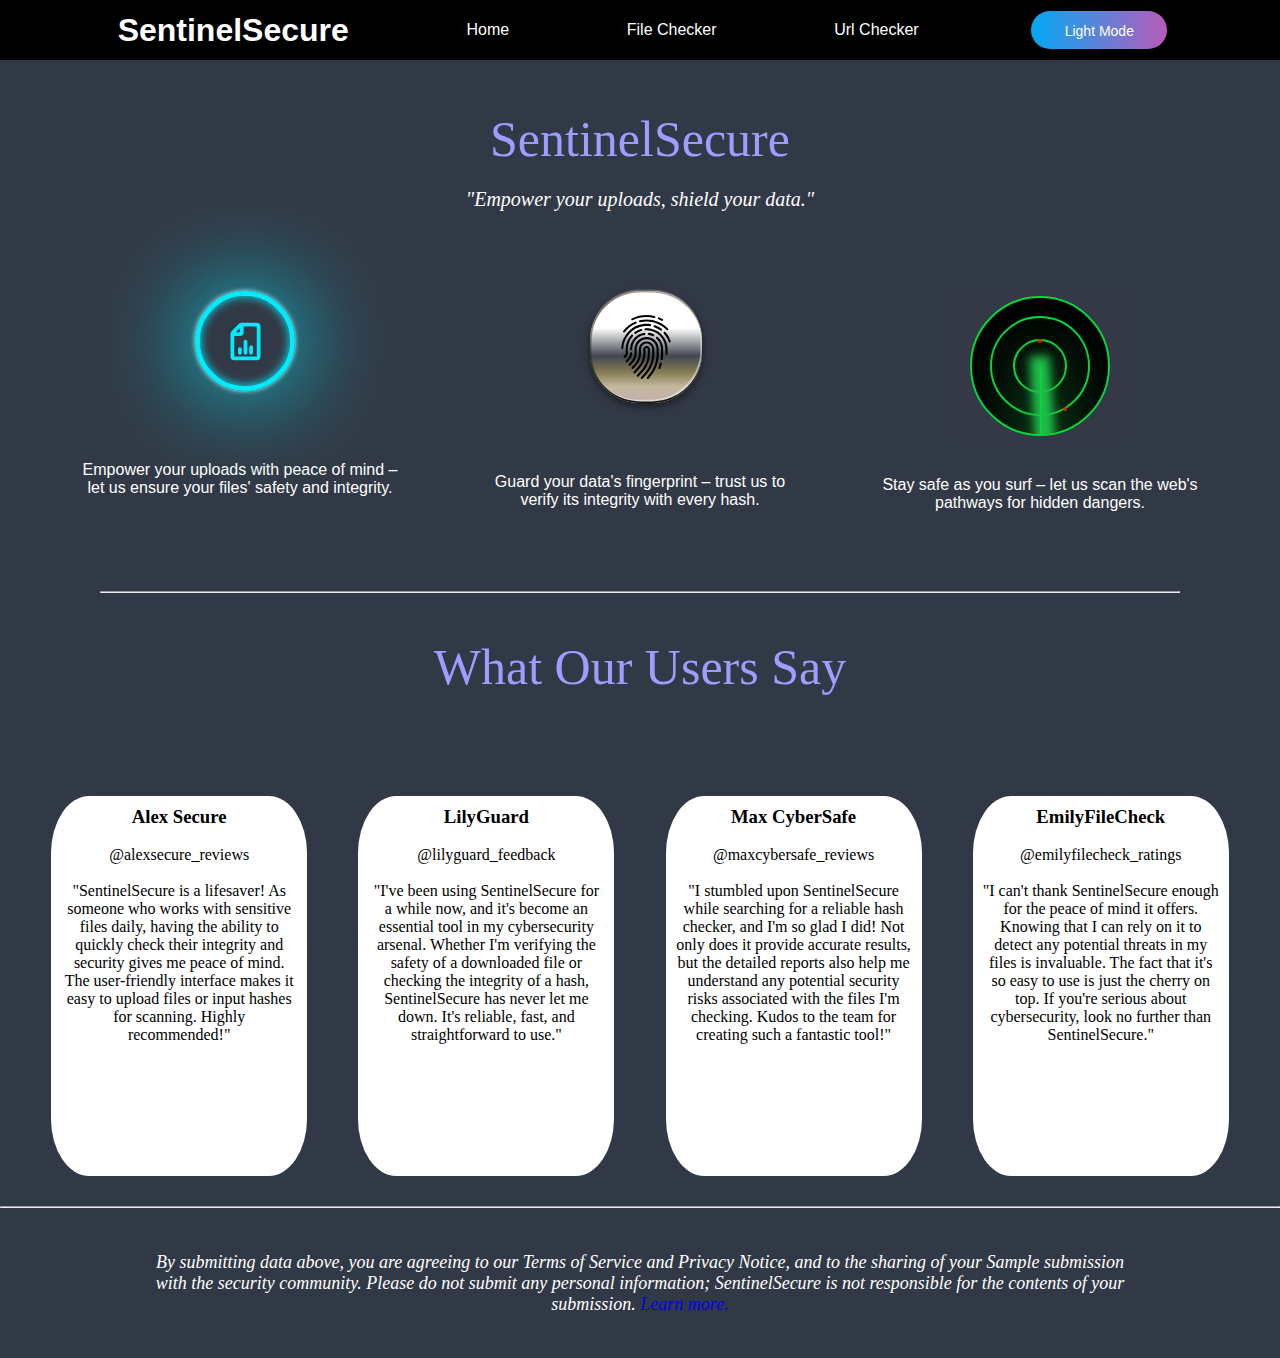
<file: index.html>
<!DOCTYPE html>
<html lang="en">

<head>
    <meta charset="UTF-8">
    <meta name="viewport" content="width=device-width, initial-scale=1.0">
    <title>SentinelSecure</title>
    <link rel="stylesheet" href="https://cdnjs.cloudflare.com/ajax/libs/font-awesome/6.5.2/css/all.min.css"
        integrity="sha512-SnH5WK+bZxgPHs44uWIX+LLJAJ9/2PkPKZ5QiAj6Ta86w+fsb2TkcmfRyVX3pBnMFcV7oQPJkl9QevSCWr3W6A=="
        crossorigin="anonymous" referrerpolicy="no-referrer" />
    <link rel="stylesheet" href="style.css">
    <link type="image/png" rel="icon" href="Images/favicon.png">

</head>

<body>
    <header>
        <div id="navbar">
            <h1>SentinelSecure <i class="fa-solid fa-shield-virus"></i></h1>
            <a href="index.html" class="HomeButton nav-button"><i class="fa-solid fa-house"></i> Home</a>
            <a href="File Checker.html" class="FileChekButton nav-button"><i class="fa-solid fa-file"></i> File
                Checker</a>
            <a href="Url Checker.html" class="UrlCheckButton nav-button"><i class="fa-solid fa-globe"></i> Url
                Checker</a>
            <button class="buttonDark">Light Mode</button>
        </div>
    </header>
    <main>
        <div class="hero">
            <div class="logo">SentinelSecure <i class="fa-solid fa-shield-virus"></i></div>
        </div>
        <div class="tagline"><i>"Empower your uploads, shield your data."</i></div>
        <div class="services">
            <div class="box1 box">
                <div class="file-div">
                    <svg class="file-icon" class="w-6 h-6 text-gray-800 dark:text-white" aria-hidden="true"
                        xmlns="http://www.w3.org/2000/svg" width="24" height="24" fill="none" viewBox="0 0 24 24">
                        <path stroke="currentColor" stroke-linecap="round" stroke-linejoin="round" stroke-width="2"
                            d="M10 3v4a1 1 0 0 1-1 1H5m4 10v-2m3 2v-6m3 6v-3m4-11v16a1 1 0 0 1-1 1H6a1 1 0 0 1-1-1V7.914a1 1 0 0 1 .293-.707l3.914-3.914A1 1 0 0 1 9.914 3H18a1 1 0 0 1 1 1Z" />
                    </svg>
                </div>
                <p class="box1Tagline">Empower your uploads with peace of mind – let us ensure your files'
                    safety
                    and integrity.</p>
            </div>
            <div class="box3 box">
                <label class="switch">
                    <input type="checkbox">
                    <div class="button">
                        <span class="icon">
                            <svg xml:space="preserve" viewBox="0 0 463 463" xmlns:xlink="http://www.w3.org/1999/xlink"
                                xmlns="http://www.w3.org/2000/svg" id="Capa_1" version="1.1" fill="#000000">
                                <g stroke-width="0" id="SVGRepo_bgCarrier"></g>
                                <g stroke-linejoin="round" stroke-linecap="round" id="SVGRepo_tracerCarrier"></g>
                                <g id="SVGRepo_iconCarrier">
                                    <g>
                                        <path
                                            d="M259.476,280.364V247.5c0-12.958-10.542-23.5-23.5-23.5s-23.5,10.542-23.5,23.5v29.672 c0,35.757-13.173,70.087-37.094,96.665l-32.981,36.646c-2.771,3.079-2.521,7.821,0.558,10.593c3.078,2.771,7.82,2.521,10.592-0.558 l32.981-36.646c26.403-29.338,40.944-67.231,40.944-106.7V247.5c0-4.687,3.813-8.5,8.5-8.5s8.5,3.813,8.5,8.5v32.864 c0,44.003-16.301,86.167-45.901,118.727l-32.149,35.364c-2.786,3.064-2.56,7.809,0.505,10.595c1.437,1.307,3.242,1.95,5.042,1.95 c2.04,0,4.072-0.827,5.552-2.455l32.148-35.364C241.789,373.854,259.476,328.106,259.476,280.364z">
                                        </path>
                                        <path
                                            d="M291.476,247.5c0-30.603-24.897-55.5-55.5-55.5s-55.5,24.897-55.5,55.5v29.672c0,27.839-10.256,54.566-28.879,75.258 l-23.447,26.053c-2.771,3.079-2.521,7.821,0.558,10.593c3.079,2.771,7.82,2.519,10.592-0.558l23.447-26.053 c21.106-23.451,32.73-53.742,32.73-85.293V247.5c0-22.332,18.168-40.5,40.5-40.5c22.332,0,40.5,18.168,40.5,40.5v32.864 c0,51.979-19.256,101.789-54.223,140.252l-27.125,29.839c-2.787,3.064-2.561,7.809,0.504,10.595c1.437,1.307,3.242,1.95,5.042,1.95 c2.04,0,4.072-0.827,5.552-2.455l27.126-29.839c37.481-41.23,58.123-94.622,58.123-150.342V247.5z">
                                        </path>
                                        <path
                                            d="M323.476,247.5c0-48.248-39.252-87.5-87.5-87.5s-87.5,39.252-87.5,87.5v29.672c0,19.92-7.339,39.045-20.665,53.851 l-21.112,23.458c-2.771,3.079-2.521,7.821,0.558,10.593c3.078,2.771,7.821,2.519,10.592-0.558l21.112-23.458 c15.809-17.565,24.515-40.254,24.515-63.886V247.5c0-39.977,32.523-72.5,72.5-72.5s72.5,32.523,72.5,72.5v32.864 c0,59.958-22.212,117.412-62.545,161.777l-7.507,8.258c-2.786,3.065-2.56,7.809,0.505,10.595c1.437,1.306,3.243,1.95,5.042,1.95 c2.04,0,4.072-0.827,5.552-2.455l7.506-8.258c42.848-47.133,66.446-108.169,66.446-171.867V247.5z">
                                        </path>
                                        <path
                                            d="M116.476,247.5c0,4.143,3.358,7.5,7.5,7.5s7.5-3.357,7.5-7.5c0-25.255,9.169-49.651,25.819-68.695 c16.495-18.867,39.134-31.205,63.746-34.741c4.1-0.589,6.946-4.391,6.357-8.49c-0.589-4.1-4.394-6.942-8.49-6.357 c-28.16,4.046-54.052,18.15-72.906,39.716C126.962,190.71,116.476,218.613,116.476,247.5z">
                                        </path>
                                        <path
                                            d="M131.476,277.172c0-4.143-3.358-7.5-7.5-7.5s-7.5,3.357-7.5,7.5c0,12.002-4.421,23.523-12.449,32.443l-18.779,20.867 c-2.771,3.078-2.521,7.82,0.558,10.592c1.434,1.29,3.227,1.925,5.015,1.925c2.052,0,4.097-0.838,5.577-2.483l18.779-20.866 C125.687,307.971,131.476,292.886,131.476,277.172z">
                                        </path>
                                        <path
                                            d="M340.755,344.123c-4.009-1.044-8.105,1.351-9.155,5.357c-2.769,10.579-6.213,21.096-10.24,31.258 c-1.526,3.851,0.359,8.21,4.21,9.735c0.907,0.359,1.841,0.529,2.761,0.529c2.985,0,5.808-1.795,6.975-4.739 c4.249-10.725,7.884-21.822,10.806-32.986C347.16,349.271,344.761,345.172,340.755,344.123z">
                                        </path>
                                        <path
                                            d="M315.791,158.632c-3.081-2.771-7.823-2.517-10.592,0.563s-2.517,7.822,0.563,10.591 c22.061,19.832,34.713,48.157,34.713,77.714v32.864c0,12.473-0.86,25.042-2.557,37.359c-0.565,4.104,2.303,7.888,6.406,8.453 c0.347,0.048,0.692,0.071,1.033,0.071c3.688,0,6.903-2.722,7.42-6.478c1.79-12.993,2.698-26.251,2.698-39.406V247.5 C355.476,213.695,341.011,181.304,315.791,158.632z">
                                        </path>
                                        <path
                                            d="M280.729,153.076c1.041,0.496,2.138,0.73,3.219,0.73c2.803,0,5.492-1.579,6.777-4.278c1.781-3.739,0.192-8.215-3.547-9.995 c-10.806-5.145-22.291-8.616-34.136-10.317c-4.106-0.585-7.901,2.258-8.49,6.357s2.257,7.901,6.357,8.49 C261.257,145.55,271.289,148.582,280.729,153.076z">
                                        </path>
                                        <path
                                            d="M235.976,96c-2.806,0-5.644,0.078-8.437,0.232c-4.136,0.228-7.304,3.766-7.076,7.901c0.229,4.136,3.763,7.321,7.902,7.075 c2.519-0.139,5.079-0.209,7.61-0.209c75.266,0,136.5,61.233,136.5,136.5v32.864c0,4.143,3.358,7.5,7.5,7.5s7.5-3.357,7.5-7.5V247.5 C387.476,163.963,319.513,96,235.976,96z">
                                        </path>
                                        <path
                                            d="M153.972,136.693c1.477,0,2.97-0.436,4.275-1.343c12.478-8.677,26.182-15.155,40.733-19.258 c3.987-1.124,6.308-5.268,5.184-9.254s-5.269-6.304-9.254-5.184c-16.16,4.556-31.376,11.749-45.226,21.379 c-3.401,2.365-4.241,7.039-1.876,10.439C149.265,135.57,151.599,136.693,153.972,136.693z">
                                        </path>
                                        <path
                                            d="M99.476,277.172V247.5c0-34.89,13.213-68.118,37.205-93.565c2.841-3.014,2.702-7.76-0.312-10.602 s-7.761-2.701-10.602,0.312C99.14,171.886,84.476,208.77,84.476,247.5v29.672c0,4.083-1.504,8.002-4.234,11.035l-9.248,10.275 c-2.771,3.079-2.521,7.821,0.558,10.592c1.433,1.291,3.227,1.926,5.015,1.926c2.052,0,4.096-0.837,5.577-2.482l9.248-10.275 C96.605,292.449,99.476,284.966,99.476,277.172z">
                                        </path>
                                        <path
                                            d="M409.951,189.104c-8.226-24.446-21.299-46.531-38.856-65.642c-2.803-3.05-7.547-3.252-10.597-0.449 c-3.05,2.803-3.251,7.547-0.449,10.598c16.127,17.554,28.134,37.834,35.686,60.276c1.054,3.133,3.976,5.11,7.107,5.11 c0.793,0,1.6-0.127,2.393-0.394C409.16,197.282,411.272,193.029,409.951,189.104z">
                                        </path>
                                        <path
                                            d="M295.247,73.822c-3.917-1.341-8.183,0.748-9.524,4.668c-1.341,3.919,0.749,8.183,4.668,9.523 c16.538,5.659,32.065,13.857,46.15,24.369c1.347,1.005,2.92,1.489,4.48,1.489c2.286,0,4.544-1.041,6.017-3.015 c2.478-3.319,1.794-8.019-1.525-10.496C330.176,88.916,313.264,79.986,295.247,73.822z">
                                        </path>
                                        <path
                                            d="M119.442,125.908C150.991,95.659,192.377,79,235.976,79c8.096,0,16.237,0.583,24.196,1.731 c4.103,0.598,7.903-2.252,8.495-6.352c0.592-4.1-2.251-7.902-6.351-8.494C253.648,64.635,244.786,64,235.976,64 c-47.487,0-92.56,18.141-126.915,51.081c-34.248,32.838-54.277,76.905-56.397,124.084c-0.186,4.138,3.018,7.644,7.155,7.829 c0.115,0.006,0.229,0.008,0.343,0.008c3.987,0,7.306-3.14,7.487-7.163C69.594,196.527,87.988,156.066,119.442,125.908z">
                                        </path>
                                        <path
                                            d="M235.976,32c-16.772,0-33.485,1.944-49.674,5.778c-4.031,0.954-6.524,4.996-5.57,9.026c0.955,4.03,4.997,6.524,9.027,5.569 C204.817,48.809,220.366,47,235.976,47c54.996,0,106.332,21.911,144.55,61.695c1.473,1.533,3.439,2.305,5.41,2.305 c1.869,0,3.741-0.694,5.195-2.091c2.987-2.87,3.083-7.618,0.213-10.604c-19.913-20.729-43.304-37.036-69.522-48.465 C294.666,38.002,265.783,32,235.976,32z">
                                        </path>
                                        <path
                                            d="M67.507,125.404c1.372,1.074,3.001,1.595,4.619,1.595c2.227,0,4.431-0.987,5.91-2.876 c21.375-27.302,49.515-48.717,81.377-61.932c3.826-1.587,5.642-5.975,4.055-9.801s-5.977-5.644-9.801-4.055 c-34.241,14.201-64.478,37.21-87.441,66.539C63.672,118.137,64.246,122.851,67.507,125.404z">
                                        </path>
                                        <path
                                            d="M131.983,38.725c1.094,0,2.205-0.24,3.255-0.748C166.816,22.73,200.709,15,235.976,15c18.378,0,36.682,2.162,54.401,6.426 c4.025,0.966,8.077-1.51,9.046-5.537c0.969-4.027-1.51-8.078-5.538-9.047C275.019,2.302,255.535,0,235.976,0 c-37.544,0-73.631,8.232-107.259,24.469c-3.73,1.801-5.294,6.285-3.493,10.015C126.517,37.163,129.195,38.725,131.983,38.725z">
                                        </path>
                                        <path
                                            d="M321.724,31.383c7.732,3.079,15.385,6.619,22.746,10.52c1.119,0.594,2.321,0.875,3.505,0.875 c2.688,0,5.287-1.449,6.633-3.99c1.939-3.66,0.545-8.199-3.115-10.139c-7.837-4.153-15.986-7.922-24.22-11.201 c-3.849-1.533-8.21,0.345-9.743,4.192C315.998,25.488,317.876,29.851,321.724,31.383z">
                                        </path>
                                    </g>
                                </g>
                            </svg>
                        </span>
                    </div>
                </label>
                <p class="box3Tagline">Guard your data's fingerprint – trust us to verify its integrity with
                    every
                    hash.</p>
            </div>
            <div class="box2 box">
                <div class="container-radar">
                    <div class="card">
                        <div class="circle"></div>
                        <div class="dot"></div>
                        <div class="dot2"></div>
                    </div>
                </div>
                <p class="box2Tagline">Stay safe as you surf – let us scan the web's pathways for hidden
                    dangers.
                </p>
            </div>
        </div>
        <hr style="margin-right: 100px; margin-left: 100px; margin-top: 50px;">
        <div class="userreviewheading">
            <div>What Our Users Say <i class="fa-solid fa-users"></i></div>
        </div>
        <div class="user-reviews">
            <div class="review1 reviewbox">
                <h3>Alex Secure</h3><br>
                <p>@alexsecure_reviews</p><br>
                <p>"SentinelSecure is a lifesaver! As someone who works with sensitive files daily, having the ability
                    to
                    quickly check their integrity and security gives me peace of mind. The user-friendly interface makes
                    it
                    easy to upload files or input hashes for scanning. Highly recommended!"</p>
            </div>
            <div class="review2 reviewbox">
                <h3>LilyGuard</h3><br>
                <p>@lilyguard_feedback</p><br>
                <p>"I've been using SentinelSecure for a while now, and it's become an essential tool in my
                    cybersecurity
                    arsenal. Whether I'm verifying the safety of a downloaded file or checking the integrity of a hash,
                    SentinelSecure has never let me down. It's reliable, fast, and straightforward to use."</p>
            </div>
            <div class="review3 reviewbox">
                <h3>Max CyberSafe</h3><br>
                <p>@maxcybersafe_reviews</p><br>
                <p>"I stumbled upon SentinelSecure while searching for a reliable hash checker, and I'm so glad I did!
                    Not
                    only does it provide accurate results, but the detailed reports also help me understand any
                    potential
                    security risks associated with the files I'm checking. Kudos to the team for creating such a
                    fantastic
                    tool!"</p>
            </div>
            <div class="review4 reviewbox">
                <h3>EmilyFileCheck</h3><br>
                <p>@emilyfilecheck_ratings</p><br>
                <p>"I can't thank SentinelSecure enough for the peace of mind it offers. Knowing that I can rely on it
                    to
                    detect any potential threats in my files is invaluable. The fact that it's so easy to use is just
                    the
                    cherry on top. If you're serious about cybersecurity, look no further than SentinelSecure."</p>
            </div>
        </div>
    </main>
    <hr>
    <footer class="footer">
        <div class="disclaimer">
            <p><i>By submitting data above, you are agreeing to our Terms of Service and Privacy Notice,
                    and to the sharing of your Sample submission with the security community. Please do not submit
                    any
                    personal
                    information; SentinelSecure is not responsible for the contents of your submission. <a
                        href="Terms Of Service.html">Learn more. </a></i></p>
        </div><br>
    </footer>
    <script src="index.js"></script>
</body>

</html>
</file>
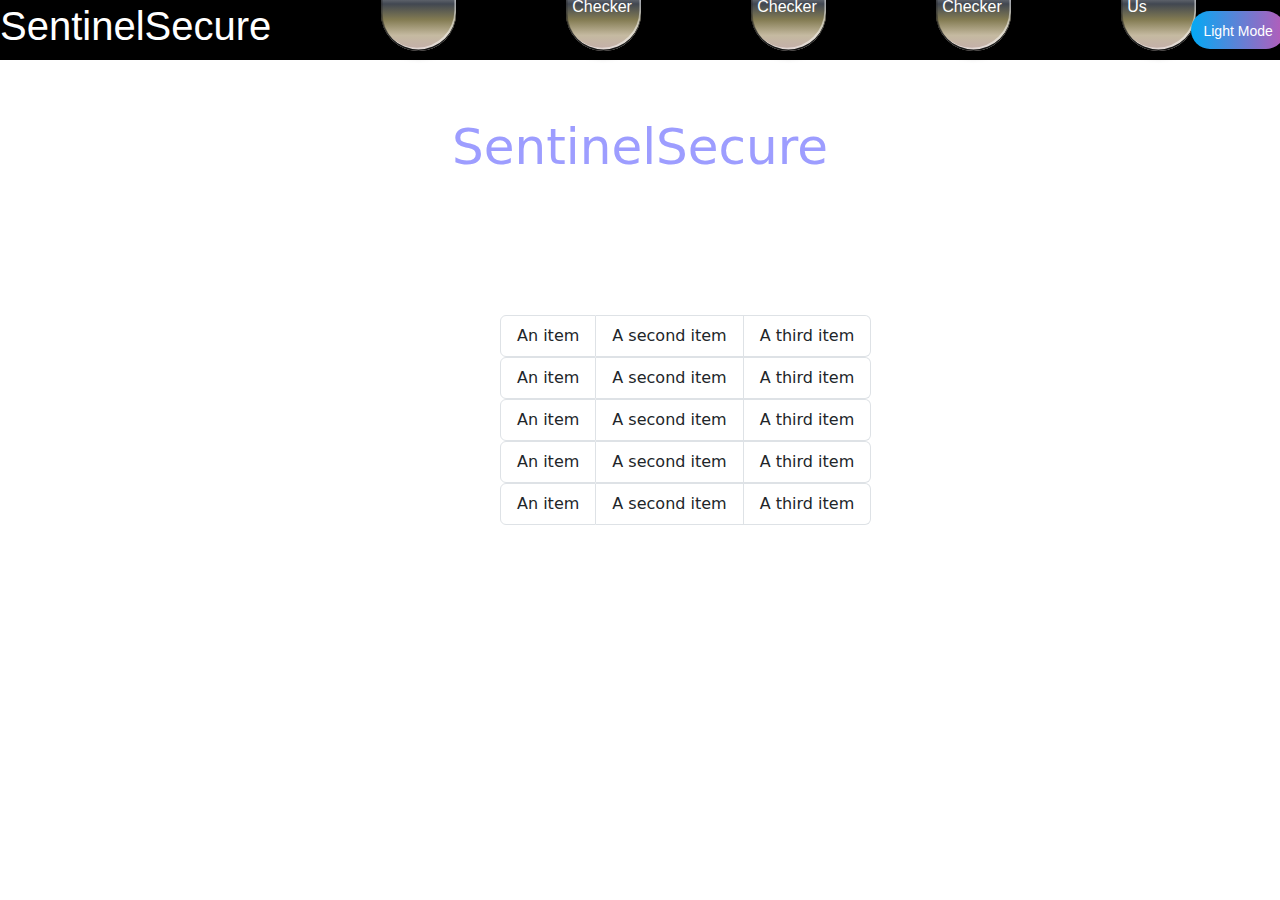
<file: output.html>
<!DOCTYPE html>
<html lang="en">

<head>
    <meta charset="UTF-8">
    <meta name="viewport" content="width=device-width, initial-scale=1.0">
    <title>SentinelSecure</title>
    <link rel="stylesheet" href="https://cdnjs.cloudflare.com/ajax/libs/font-awesome/6.5.2/css/all.min.css"
        integrity="sha512-SnH5WK+bZxgPHs44uWIX+LLJAJ9/2PkPKZ5QiAj6Ta86w+fsb2TkcmfRyVX3pBnMFcV7oQPJkl9QevSCWr3W6A=="
        crossorigin="anonymous" referrerpolicy="no-referrer" />
        <link href="https://cdn.jsdelivr.net/npm/bootstrap@5.3.3/dist/css/bootstrap.min.css" rel="stylesheet" integrity="sha384-QWTKZyjpPEjISv5WaRU9OFeRpok6YctnYmDr5pNlyT2bRjXh0JMhjY6hW+ALEwIH" crossorigin="anonymous">
        <script src="https://cdn.jsdelivr.net/npm/bootstrap@5.3.3/dist/js/bootstrap.bundle.min.js" integrity="sha384-YvpcrYf0tY3lHB60NNkmXc5s9fDVZLESaAA55NDzOxhy9GkcIdslK1eN7N6jIeHz" crossorigin="anonymous"></script>
    <link rel="stylesheet" href="style.css">
    <link type="image/png" rel="icon" href="Images/favicon.png">

</head>

<body>
    <header>
        <div id="navbar">
            <h1>SentinelSecure <i olid class="fa-sfa-shield-virus"></i></h1>
            <a href="index.html" class="HomeButton button"><i class="fa-solid fa-house"></i> Home</a>
            <a href="File Checker.html" class="FileChekButton button"><i class="fa-solid fa-file"></i> File Checker</a>
            <a href="Hash Checker.html" class="HashCheckButton button"><i class="fa-solid fa-fingerprint"></i> Hash
                Checker</a>
            <a href="Url Checker.html" class="UrlCheckButton button"><i class="fa-solid fa-globe"></i> Url Checker</a>
            <a href="About Us.html" class="AboutUsButton button"><i class="fa-solid fa-user-tie"></i> About Us</a>
            <button class="buttonDark">Light Mode</button>
          </div>
    </header>
    <div class="hero">
        <div class="logo">SentinelSecure <i class="fa-solid fa-shield-virus"></i></div>
    </div>
    <div class="tagline"><i>"Empower your uploads, shield your data."</i></div>
<div class="data">
    <ul class="list-group list-group-horizontal">
        <li class="list-group-item">An item</li>
        <li class="list-group-item">A second item</li>
        <li class="list-group-item">A third item</li>
      </ul>
      <ul class="list-group list-group-horizontal">
        <li class="list-group-item">An item</li>
        <li class="list-group-item">A second item</li>
        <li class="list-group-item">A third item</li>
      </ul>
      <ul class="list-group list-group-horizontal">
        <li class="list-group-item">An item</li>
        <li class="list-group-item">A second item</li>
        <li class="list-group-item">A third item</li>
      </ul>
      <ul class="list-group list-group-horizontal">
        <li class="list-group-item">An item</li>
        <li class="list-group-item">A second item</li>
        <li class="list-group-item">A third item</li>
      </ul>
      <ul class="list-group list-group-horizontal">
        <li class="list-group-item">An item</li>
        <li class="list-group-item">A second item</li>
        <li class="list-group-item">A third item</li>
      </ul>
</div>
</file>
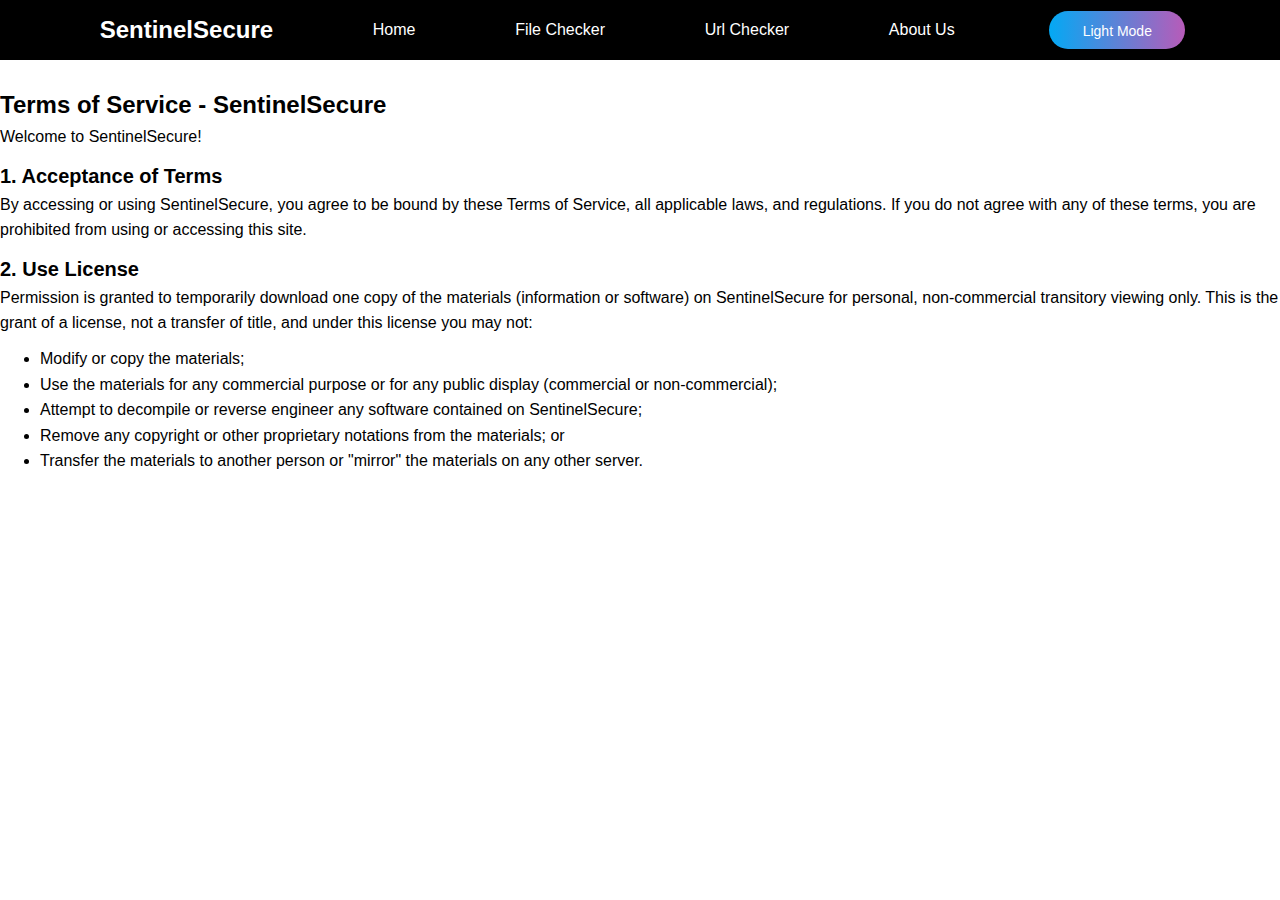
<file: Terms Of Service.html>
<!DOCTYPE html>
<html lang="en">
<head>
    <meta charset="UTF-8">
    <meta name="viewport" content="width=device-width, initial-scale=1.0">
    <title>Terms of Service - SentinelSecure</title>
    <link type="image/png" rel="icon" href="Images/favicon.png">
    <header>
        <div id="navbar">
            <h1>SentinelSecure <i class="fa-solid fa-shield-virus"></i></h1>
            <a href="index.html" class="HomeButton nav-button"><i class="fa-solid fa-house"></i> Home</a>
            <a href="File Checker.html" class="FileChekButton nav-button"><i class="fa-solid fa-file"></i> File
                Checker</a>
            <a href="Url Checker.html" class="UrlCheckButton nav-button"><i class="fa-solid fa-globe"></i> Url
                Checker</a>
            <a href="About Us.html" class="AboutUsButton nav-button"><i class="fa-solid fa-user-tie"></i> About Us</a>
            <button class="buttonDark">Light Mode</button>
        </div>
    </header>
    <link rel="stylesheet" href="style.css">
    <link rel="stylesheet" href="https://cdnjs.cloudflare.com/ajax/libs/font-awesome/6.5.2/css/all.min.css"
        integrity="sha512-SnH5WK+bZxgPHs44uWIX+LLJAJ9/2PkPKZ5QiAj6Ta86w+fsb2TkcmfRyVX3pBnMFcV7oQPJkl9QevSCWr3W6A=="
        crossorigin="anonymous" referrerpolicy="no-referrer" />
    <style>
        body {
            font-family: Arial, sans-serif;
            line-height: 1.6;
        }
        h1 {
            font-size: 24px;
        }
        h2 {
            font-size: 20px;
        }
        p {
            margin-bottom: 10px;
        }
        pre {
            background-color: #f4f4f4;
            padding: 10px;
            border-radius: 5px;
            overflow-x: auto;
        }
    </style>
</head>
<body>
    <br><h1>Terms of Service - SentinelSecure</h1>
    <p>Welcome to SentinelSecure!</p>
    
    <h2>1. Acceptance of Terms</h2>
    <p>By accessing or using SentinelSecure, you agree to be bound by these Terms of Service, all applicable laws, and regulations. If you do not agree with any of these terms, you are prohibited from using or accessing this site.</p>
    
    <h2>2. Use License</h2>
    <p>Permission is granted to temporarily download one copy of the materials (information or software) on SentinelSecure for personal, non-commercial transitory viewing only. This is the grant of a license, not a transfer of title, and under this license you may not:
    <ul>
        <li>Modify or copy the materials;</li>
        <li>Use the materials for any commercial purpose or for any public display (commercial or non-commercial);</li>
        <li>Attempt to decompile or reverse engineer any software contained on SentinelSecure;</li>
        <li>Remove any copyright or other proprietary notations from the materials; or</li>
        <li>Transfer the materials to another person or "mirror" the materials on any other server.</li>
    </ul>
    </p>
    
    <!-- Insert other sections here following a similar format -->
</body>
</html>
</file>
<file: style.css>
* {
    margin: 0;
    box-sizing: border-box;
    text-decoration: none;
}

#navbar a{
    color: white;
    text-decoration: none;
}

#navbar h1:hover {
    color: rgb(187, 191, 255);
    transition: 0.3s; 
}

#navbar{
    height: 60px;
    background-color: black;
    color: white;
    font-family:'Franklin Gothic Medium', 'Arial Narrow', Arial, sans-serif;
    display: flex;
    justify-content: space-evenly;
    align-items: center;
}
/* ==========EXPERIMENTAL PART STARTS HERE========== */

/* ==========EXPERIMENTAL PART ENDS HERE========== */
.nav-button:hover{
    font-size: 20.5px;
    transition: 0.29s;
}
.hero{
    display: flex;
    justify-content: center;
    align-items: center;
}
.logo{
    color: rgb(157, 157, 255);
    font-size: 50px;
    padding-top: 50px;
}
.tagline {
    color: white;
    font-size: 20px;
    display: flex;
    justify-content: center;
    padding-top: 20px;
    padding-bottom: 80px;
}
.box1Tagline, .box2Tagline, .box3Tagline{
  text-align: center; 
  color:white;
}
/* File Uploader CSS START*/
.fileuploader {
    display: flex;
    justify-content: center;
    align-items: center;
    margin-top: 30px;
}
.input-div {
    position: relative;
    width: 100px;
    height: 100px;
    border-radius: 50%;
    border: 2px solid rgb(1, 235, 252);
    display: flex;
    justify-content: center;
    align-items: center;
    overflow: hidden;
    box-shadow: 0px 0px 100px rgb(1, 235, 252) , inset 0px 0px 10px rgb(1, 235, 252),0px 0px 5px rgb(255, 255, 255);
    animation: flicker 2s linear infinite;
    background-color: #323946;
  }
  .icon {
    color: rgb(1, 235, 252);
    font-size: 2rem;
    cursor: pointer;
    animation: iconflicker 2s linear infinite;
  }
  
  .input {
    position: absolute;
    opacity: 0;
    width: 100%;
    height: 100%;
    cursor: pointer !important;
  }
  
  @keyframes flicker {
    0% {
      border: 2px solid rgb(1, 235, 252);
      box-shadow: 0px 0px 100px rgb(1, 235, 252) , inset 0px 0px 10px rgb(1, 235, 252),0px 0px 5px rgb(255, 255, 255);
    }
  
    5% {
      border: none;
      box-shadow: none;
    }
  
    10% {
      border: 2px solid rgb(1, 235, 252);
      box-shadow: 0px 0px 100px rgb(1, 235, 252) , inset 0px 0px 10px rgb(1, 235, 252),0px 0px 5px rgb(255, 255, 255);
    }
  
    25% {
      border: none;
      box-shadow: none;
    }
  
    30% {
      border: 2px solid rgb(1, 235, 252);
      box-shadow: 0px 0px 100px rgb(1, 235, 252) , inset 0px 0px 10px rgb(1, 235, 252),0px 0px 5px rgb(255, 255, 255);
    }
  
    100% {
      border: 2px solid rgb(1, 235, 252);
      box-shadow: 0px 0px 100px rgb(1, 235, 252) , inset 0px 0px 10px rgb(1, 235, 252),0px 0px 5px rgb(255, 255, 255);
    }
  }
  
  @keyframes iconflicker {
    0% {
      opacity: 1;
    }
  
    5% {
      opacity: 0.2;
    }
  
    10% {
      opacity: 1;
    }
  
    25% {
      opacity: 0.2;
    }
  
    30% {
      opacity: 1;
    }
  
    100% {
      opacity: 1;
    }
  }
/* File Uploader CSS END */

/* URL Input STARTS Here */
.input-group {
  display: flex;
  flex-direction: row;
  margin: 0 auto;
  justify-content: center;
  max-width: 560px;
  height: 50px;
}

.submit-button {
  font-size: 17px;
  padding: 0.5em 2em;
  border: transparent;
  box-shadow: 0 12px 16px 0 rgba(0, 0, 0, 0.24);
  background: #2e2e2e;
  border-radius: 0 10px 10px 0;
  transition: 0.3s;
}

.submit-button:hover {
  transition: 0.3s;
  background: linear-gradient(90deg, #FC466B 0%, #3F5EFB 100%);
  cursor: pointer;
}

.submit-button:active {
  transform: translate(0em, 0.2em);
}

.submit-button span {
  font-weight: 800;
  letter-spacing: 2px;
  background: linear-gradient(90deg, #FC466B 0%, #3F5EFB 100%);
  -webkit-background-clip: text;
  -webkit-text-fill-color: transparent;
  transition: 0.3s;
}

.submit-button:hover span {
  background: #000000;
  -webkit-background-clip: text;
  -webkit-text-fill-color: transparent;
  transition: 0.3s;
}

#input-field {
  background-color: #2e2e2e;
  border-radius: 10px 0 0 10px;
  border: none;
  width: 300px;
  padding-left: 8px;
  color: white;
  font-size: 14px;
  font-family: system-ui, -apple-system, BlinkMacSystemFont, 'Segoe UI', Roboto, Oxygen, Ubuntu, Cantarell, 'Open Sans', 'Helvetica Neue', sans-serif;
}

::placeholder {
  color: rgb(184, 184, 184);
}
/* URL Intput ENDS Here */
/* MAIN SECTION STARTS*/

main{
  background-color: #323946;
}


.services{
    display: flex;
    justify-content: space-evenly;
    align-items: center;
}

.box{
    height: 250px;
    width: 25%;
    font-family: 'Lucida Sans', 'Lucida Sans Regular', 'Lucida Grande', 'Lucida Sans Unicode', Geneva, Verdana, sans-serif;
}

.box-img {
    height: 100px;
    background-size: contain;
    background-repeat: no-repeat;
    margin-left: 25%;
    margin-right: 20%;
    margin-bottom: 30px;
}

.userreviewheading {
    color: rgb(157, 157, 255);
    font-size: 50px;
    padding-top: 45px;
    padding-bottom: 70px;
    display: flex;
    justify-content: center;
}

.user-reviews{
    display: flex;
    flex-wrap: wrap;
    justify-content: space-evenly;
    align-items: center;
    background-color: #323946;
}

.reviewbox {
    height: 380px;
    width: 20%;
    border-radius: 15%;
    padding: 10px;
    text-align: center;
    margin-top: 30px;
    margin-bottom: 30px;
    font-family: cursive;
    background-color: white;
}

.reviewbox:hover{
    transition: 1s;
    background-color: rgb(179, 179, 255);
}

.data {
  margin-left: 500px;
}


/* -------MAIN SECTION ENDS HERE------ */

/* Main Section Styling For File Upload Starts Here */

.file-div {
  position: relative;
  margin-left: 115px;
  margin-bottom:70px;
  width: 100px;
  height: 100px;
  border-radius: 50%;
  border: 5px solid rgb(1, 235, 252);
  display: flex;
  justify-content: center;
  align-items: center;
  overflow: hidden;
  box-shadow: 0px 0px 100px rgb(1, 235, 252) , inset 0px 0px 10px rgb(1, 235, 252),0px 0px 5px rgb(255, 255, 255);
  animation: flicker 2s linear infinite;
}
.file-icon{
height:45px;
width:45px;
  color: rgb(1, 235, 252);
  cursor: pointer;
  animation: iconflicker 2s linear infinite;
}
@keyframes flicker {
  0% {
    border: 2px solid rgb(1, 235, 252);
    box-shadow: 0px 0px 100px rgb(1, 235, 252) , inset 0px 0px 10px rgb(1, 235, 252),0px 0px 5px rgb(255, 255, 255);
  }

  5% {
    border: none;
    box-shadow: none;
  }

  10% {
    border: 2px solid rgb(1, 235, 252);
    box-shadow: 0px 0px 100px rgb(1, 235, 252) , inset 0px 0px 10px rgb(1, 235, 252),0px 0px 5px rgb(255, 255, 255);
  }

  25% {
    border: none;
    box-shadow: none;
  }

  30% {
    border: 2px solid rgb(1, 235, 252);
    box-shadow: 0px 0px 100px rgb(1, 235, 252) , inset 0px 0px 10px rgb(1, 235, 252),0px 0px 5px rgb(255, 255, 255);
  }

  100% {
    border: 2px solid rgb(1, 235, 252);
    box-shadow: 0px 0px 100px rgb(1, 235, 252) , inset 0px 0px 10px rgb(1, 235, 252),0px 0px 5px rgb(255, 255, 255);
  }
}

@keyframes iconflicker {
  0% {
    opacity: 1;
  }

  5% {
    opacity: 0.2;
  }

  10% {
    opacity: 1;
  }

  25% {
    opacity: 0.2;
  }

  30% {
    opacity: 1;
  }

  100% {
    opacity: 1;
  }
}
/* Main Section Styling For File Upload Ends Here */

/* Main Section Styling For Fingerprint Starts Here */
.switch input {
  display: none;
}

.button {
  position: relative;
  margin-left: 110px;
  margin-bottom: 70px;
  background-image: linear-gradient(#ffffff 33%,#414751 58%,#837b52,#c5baa1,#c3adaa);
  border-radius: 50px;
  padding: 6px;
  border: none;
  outline: none;
  box-shadow: 0.1em 0 0 #2726267f inset, -0.1em 0 0 #27262600 inset, 0 0.1em 0 #afa490 inset, 0 -0.1em 0 #ffffff3f, 0 0.2em 0.5em #0000007f, 0 -0.1em 0 #151616 inset, -0.1em -0.2em 0 #ffffff7f inset;
  cursor: pointer;
  width: 7rem;
  height: 7rem;
  -webkit-appearance: none;
  -moz-appearance: none;
  appearance: none;
  font-family: -apple-system, BlinkMacSystemFont, 'Segoe UI', Roboto, Oxygen, Ubuntu, Cantarell, 'Open Sans', 'Helvetica Neue', sans-serif;
  display: flex;
  align-items: center;
  justify-content: center;
  transition: .3s ease-in-out;
}

.button::before {
  position: absolute;
  content: "";
  width: 4.1rem;
  height: 4.1rem;
  border-radius: inherit;
  background-color: #606060;
  z-index: -1;
  transition: background-image .3s ease-in-out;
}

.button .icon {
  width: 4rem;
  height: 4rem;
  display: inline-block;
}

.button .icon svg {
  height: 100%;
  width: 100%;
  fill: #000000;
  transition: fill;
}

.switch input:checked + .button::before {
  background-image: rgb(77, 124, 255);
  animation: anime1 .3s linear alternate-reverse infinite;
}

.switch input:checked + .button {
  box-shadow: none;
}

.switch input:checked + .button .icon svg {
  fill: rgb(77, 124, 255);
  animation: anime2 .3s linear alternate-reverse infinite;
}

@keyframes anime1 {
  to {
    background-color: rgb(77, 124, 255);
  }
}

@keyframes anime2 {
  to {
    fill: rgba(77, 124, 255, 0.642);
  }
}
/* Main Section Styling For Fingerprint Ends Here */

/* Main Section Styling For Radar Starts Here */
.container-radar {
  width: 180px;
  height: 150px;
  margin-left: 70px;
  margin-bottom: 35px;
  background-color: #323946;
  border-radius: 20px;
  display: flex;
  flex-direction: column;
  align-items: center;
  justify-content: center;
  filter: hue-rotate(10deg);
  color: #2fbb39;
  gap: 20px;
}
.card {
  width: 140px;
  height: 140px;
  background: #000000;
  border-radius: 50%;
  position: relative;
  display: flex;
  align-items: center;
  justify-content: center;
  border: 2px solid #18d322;
  overflow: hidden;
}

.card::after {
  content: "";
  position: absolute;
  width: 2px;
  height: 200px;
  left: 50%;
  top: 50%;
  background-color: #18d322;
  animation: rotate 3s linear infinite;
  z-index: 6;
  transform-origin: 0 0;
}

.card::before {
  content: "";
  position: absolute;
  width: 0px;
  height: 200px;
  left: 50%;
  top: 50%;
  transform: rotate(-4deg);
  background-color: #18d322;
  animation: rotate 3s linear infinite;
  box-shadow: 0 0 10px 10px #2fbb39, 0 0 70px 10px #2fbb39;
  z-index: 6;
  transform-origin: 0 0;
}

.circle {
  width: 100px;
  height: 100px;
  border: 2px solid #18d322;
  border-radius: 50%;
}

.circle::before {
  content: "";
  position: absolute;
  width: 50px;
  height: 50px;
  left: 50%;
  top: 50%;
  transform: translate(-50%, -50%);
  border: 2px solid #18d322;
  border-radius: 50%;
}

.circle::after {
  content: "";
  position: absolute;
  width: 150px;
  height: 150px;
  left: 50%;
  top: 50%;
  transform: translate(-50%, -50%);
  border: 2px solid #18d322;
  border-radius: 50%;
}

.dot {
  width: 4px;
  height: 4px;
  top: 30%;
  background-color: red;
  border-radius: 50%;
  position: absolute;
  animation: doted 3s ease infinite;
}

.dot2 {
  width: 4px;
  height: 4px;
  top: 80%;
  right: 30%;
  background-color: red;
  border-radius: 50%;
  position: absolute;
  animation: doted 1.5s 1.2s ease infinite;
}
@keyframes rotate {
  0% {
    transform: rotate(0deg);
  }

  100% {
    transform: rotate(360deg);
  }
}

@keyframes doted {
  0% {
    transform: scale(0.95);
    box-shadow: 0 0 10px 5px red,
      0 0 10px 10px red;
  }

  60% {
    transform: scale(0.95);
    box-shadow: 0 0 10px 5px rgba(24, 211, 33, 0.3),
      0 0 10px 10px rgba(24, 211, 33, 0.3);
  }

  100% {
    transform: scale(1);
    box-shadow: 0 0 0 0 rgba(24, 211, 33, 0.7), 0 0 0 0 rgba(24, 211, 33, 0.5),
      0 0 0 0 rgba(24, 211, 33, 0.3);
    opacity: 0;
  }
}
/* Main Section Styling For Radar Ends Here */


/* FOOTER PART STARTS HERE */

.footer {
    background-color: #323946;
    height: 150px;
    display: flex;
    justify-content: center;
    align-items: center;
}

.disclaimer {
    margin-left: 150px;
    margin-right: 150px;
    font-size: 18px;
    text-align: center;
    color: white;
}

/* -----FOOTER PART ENDS HERE----- */

/* Dark Mode Button Style Starts Here */
.buttonDark {
  text-decoration: none;
  position: relative;
  border: none;
  font-size: 14px;
  font-family: inherit;
  cursor: pointer;
  color: #fff;
  width: 9em;
  height: 2em;
  line-height: 2em;
  text-align: center;
  background: linear-gradient(90deg, #03a9f4, #f441a5, #ffeb3b, #03a9f4);
  background-size: 300%;
  border-radius: 30px;
  z-index: 1;
}

.buttonDark:hover {
  animation: ani 8s linear infinite;
  border: none;
}

@keyframes ani {
  0% {
    background-position: 0%;
  }

  100% {
    background-position: 400%;
  }
}

.buttonDark:before {
  content: "";
  position: absolute;
  top: -5px;
  left: -5px;
  right: -5px;
  bottom: -5px;
  z-index: -1;
  background: linear-gradient(90deg, #03a9f4, #f441a5, #ffeb3b, #03a9f4);
  background-size: 400%;
  border-radius: 35px;
  transition: 1s;
}

.buttonDark:hover::before {
  filter: blur(20px);
}

.buttonDark:active {
  background: linear-gradient(32deg, #03a9f4, #f441a5, #ffeb3b, #03a9f4);
}

/* Dark Mode BUtton Style Ends Here */

.hide {
  display: none;
}
</file>
